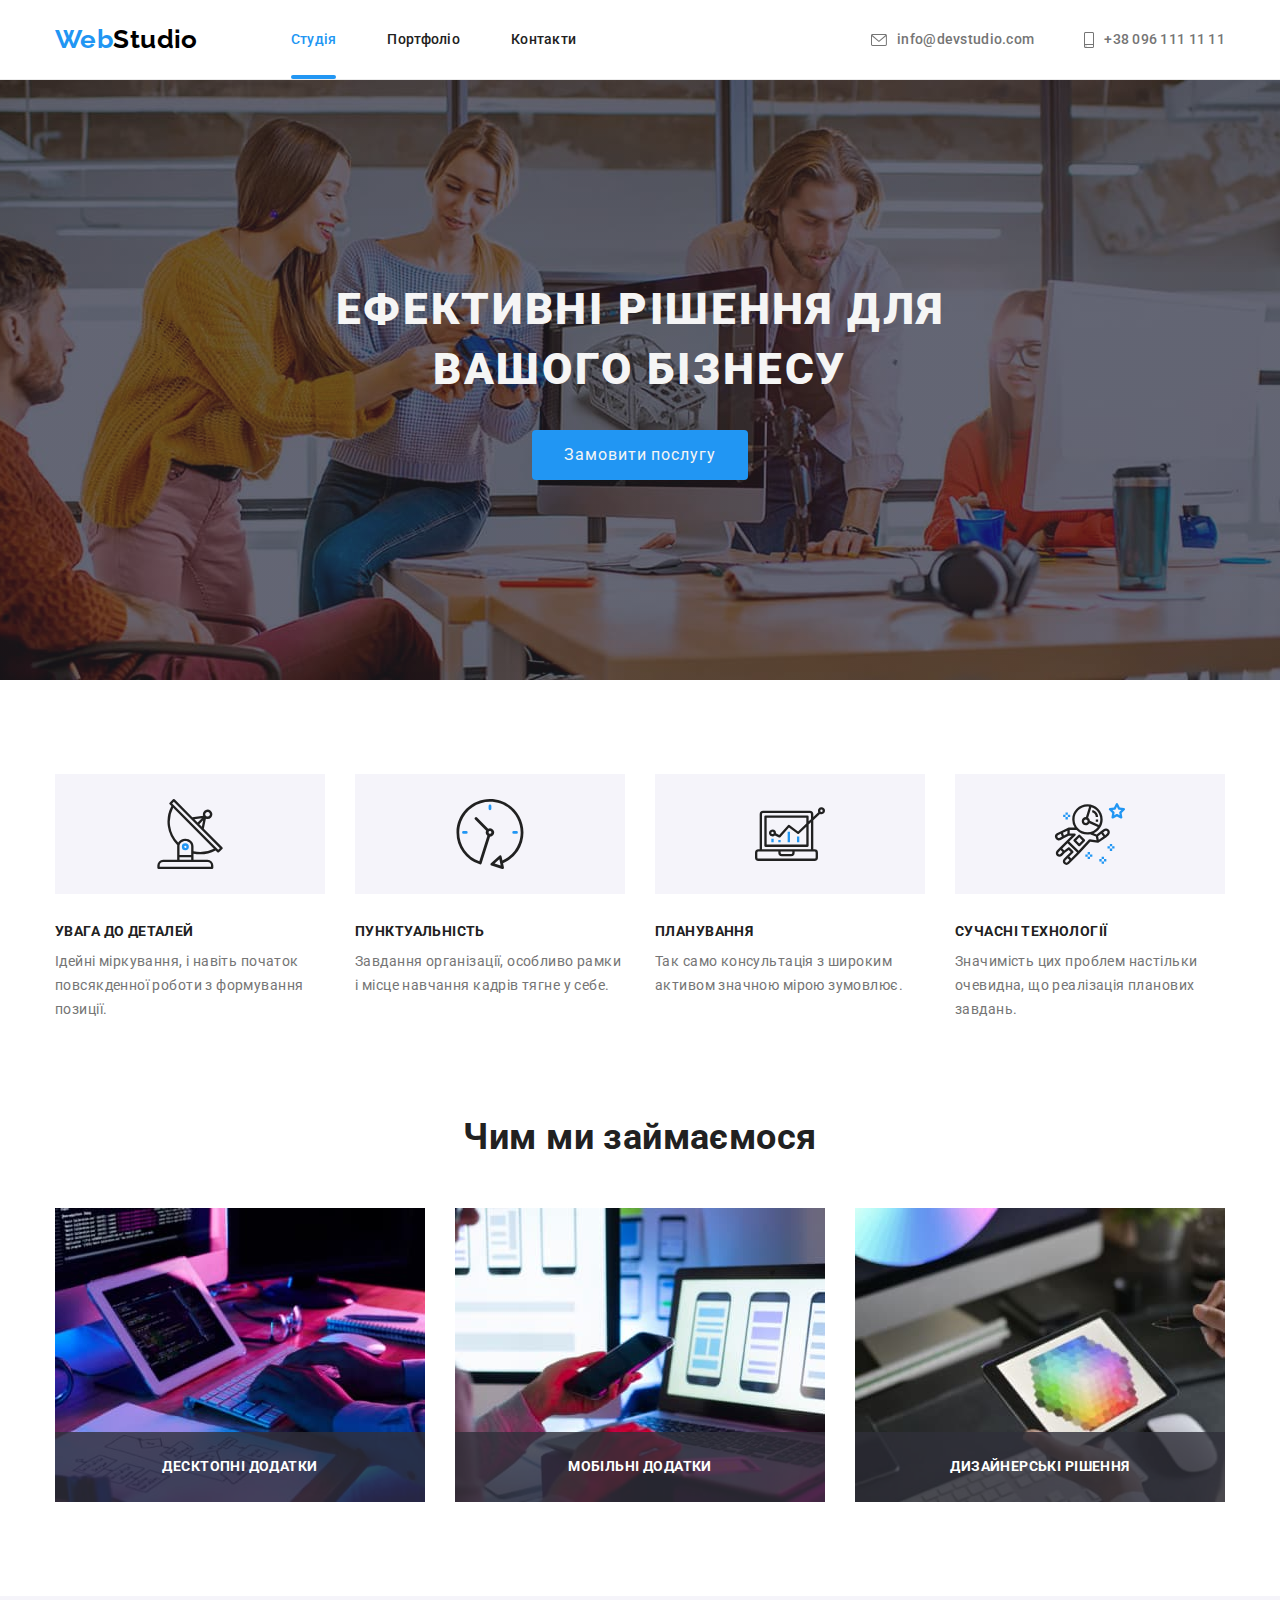
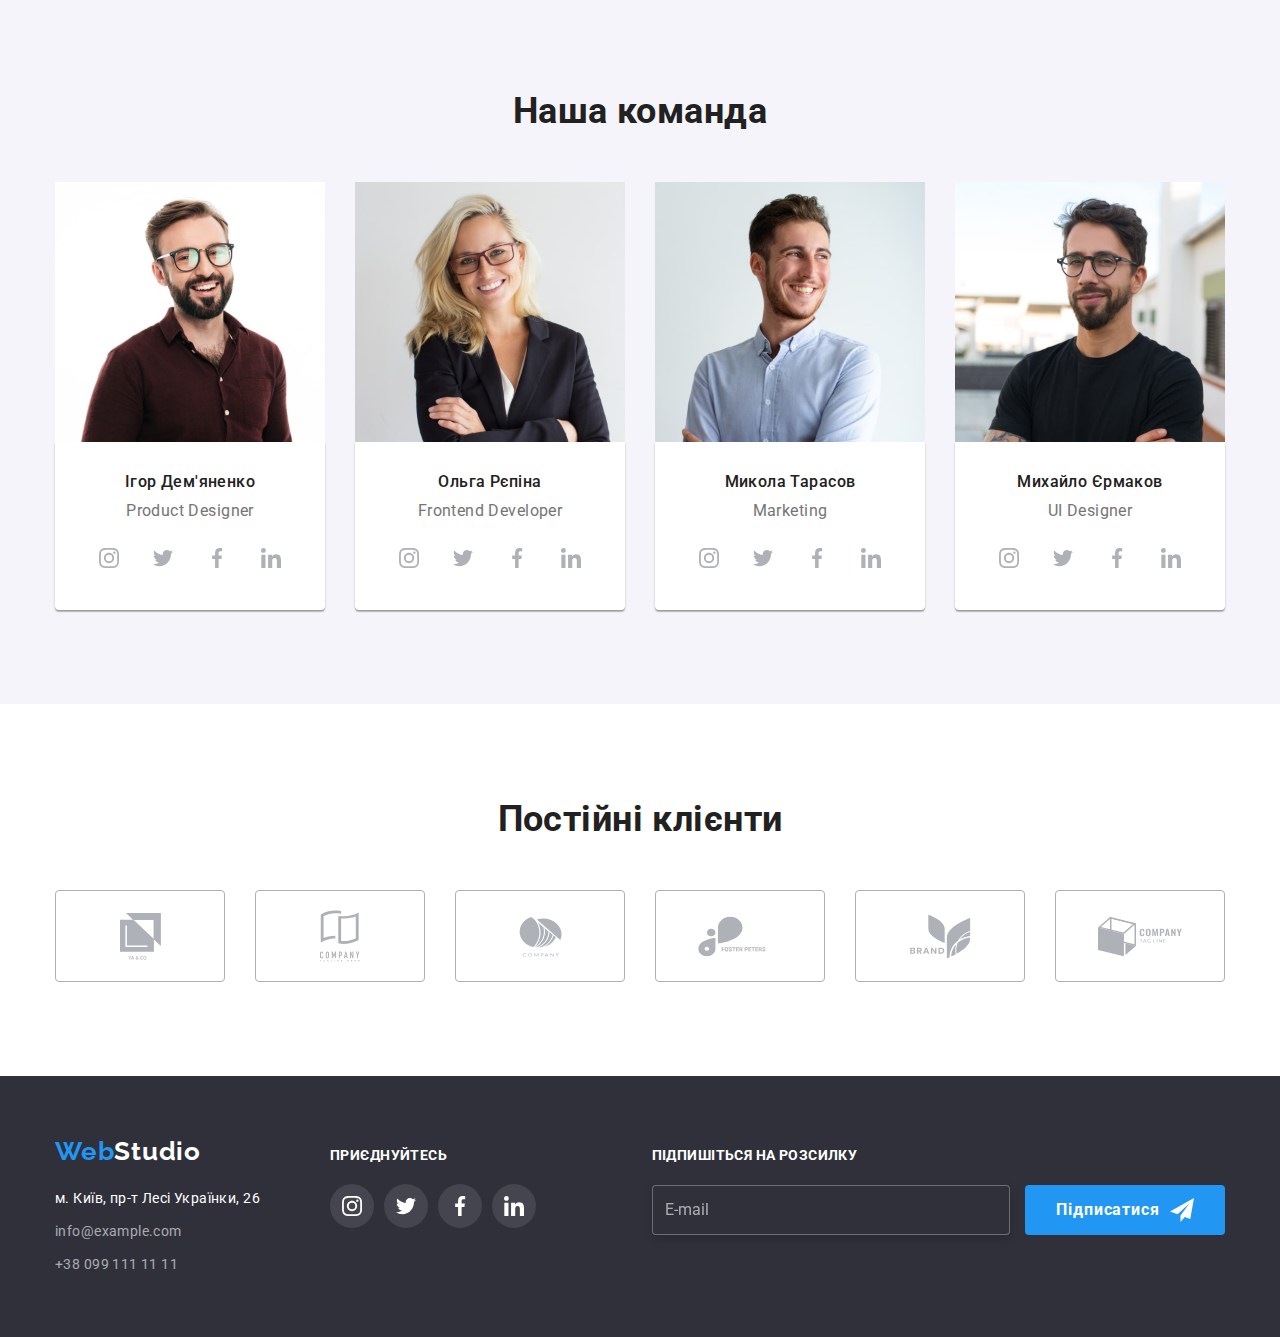
<file: index.html>
<!DOCTYPE html>
<html lang="uk">
  <head>
    <meta charset="UTF-8" />
    <meta http-equiv="X-UA-Compatible" content="IE=edge" />
    <meta name="viewport" content="width=device-width, initial-scale=1.0" />
    <title>Document</title>
    <!--шрифти-->
    <link rel="preconnect" href="https://fonts.googleapis.com" />
    <link rel="preconnect" href="https://fonts.gstatic.com" crossorigin />
    <link
      href="https://fonts.googleapis.com/css2?family=Raleway:wght@700&family=Roboto:wght@400;500;700;900&display=swap"
      rel="stylesheet"
    />
    <link
      rel="stylesheet"
      href="https://cdn.jsdelivr.net/npm/modern-normalize@1.1.0/modern-normalize.min.css"
    />
    <link rel="stylesheet" href="./css/styles.css" />
  </head>
  <body>
    <!-- Хедер -->
    <header class="main-header">
      <div class="container header-container">
        <nav class="header-nav">
          <div class="logo-container">
            <a href="./index.html" class="logo">Web</a
            ><span class="accent">Studio</span>
          </div>

          <ul class="header-nav-list">
            <li class="nav-item">
              <a href="" class="link current">Студія</a>
            </li>
            <li class="nav-item">
              <a href="./portfolio.html" class="link">Портфоліо</a>
            </li>
            <li class="nav-item"><a href="" class="link">Контакти</a></li>
          </ul>
        </nav>
        <ul class="menu-list">
          <li class="menu-item">
            <a href="malito:info@devstudio.com" class="header-contacts">
              <svg
                aria-label="іконка імейла"
                width="16px"
                height="12px"
                class="header-icon"
              >
                <use href="./images/icons.svg#icon-email"></use>
              </svg>
              info@devstudio.com
            </a>
          </li>

          <li class="menu-item">
            <a href="tel:+380961111111" class="header-contacts">
              <svg
                aria-label="іконка телефону"
                width="10px"
                height="16px"
                class="header-icon"
              >
                <use href="./images/icons.svg#icon-smartphone"></use>
              </svg>
              +38 096 111 11 11</a
            >
          </li>
        </ul>
      </div>
    </header>

    <main>
      <!-- секція герой -->

      <section class="hero section">
        <div class="container">
          <h1 class="title">Ефективні рішення для вашого бізнесу</h1>
          <button class="hero-bth" type="button" data-modal-open>
            Замовити послугу
          </button>
        </div>
      </section>

      <!-- секція о нас -->

      <section class="about-section section">
        <div class="container about-container">
          <h2 class="work-title visually-hidden">Наші особливості</h2>
          <ul class="about-list">
            <li class="about-item">
              <div class="icon-container">
                <svg
                  aria-label="іконка деталізації"
                  width="70px"
                  height="70px"
                  class="icon-antenna"
                >
                  <use href="./images/icons.svg#icon-antenna"></use>
                </svg>
              </div>
              <h3 class="about-title">УВАГА ДО ДЕТАЛЕЙ</h3>
              <p class="about-text">
                Ідейні міркування, і навіть початок повсякденної роботи з
                формування позиції.
              </p>
            </li>

            <li class="about-item">
              <div class="icon-container">
                <svg
                  aria-label="іконка пунктуальності"
                  width="70px"
                  height="70px"
                  class="icon-antenna"
                >
                  <use href="./images/icons.svg#icon-clock"></use>
                </svg>
              </div>
              <h3 class="about-title">ПУНКТУАЛЬНІСТЬ</h3>
              <p class="about-text">
                Завдання організації, особливо рамки і місце навчання кадрів
                тягне у себе.
              </p>
            </li>
            <li class="about-item">
              <div class="icon-container">
                <svg
                  aria-label="іконка планування"
                  width="70px"
                  height="70px"
                  class="icon-antenna"
                >
                  <use href="./images/icons.svg#icon-diagram"></use>
                </svg>
              </div>
              <h3 class="about-title">ПЛАНУВАННЯ</h3>
              <p class="about-text">
                Так само консультація з широким активом значною мірою зумовлює.
              </p>
            </li>
            <li class="about-item">
              <div class="icon-container">
                <svg
                  aria-label="іконка технологій"
                  width="70px"
                  height="70px"
                  class="icon-antenna"
                >
                  <use href="./images/icons.svg#icon-astronaut"></use>
                </svg>
              </div>
              <h3 class="about-title">СУЧАСНІ ТЕХНОЛОГІЇ</h3>
              <p class="about-text">
                Значимість цих проблем настільки очевидна, що реалізація
                планових завдань.
              </p>
            </li>
          </ul>
        </div>
      </section>

      <!-- секція чим ми займаємося -->

      <section class="section section-description">
        <div class="container">
          <h2 class="section-title">Чим ми займаємося</h2>
          <ul class="work-list">
            <li class="section-item">
              <div class="position">
                <img
                  src="./images/box.jpg"
                  alt="веб технології"
                  width="370"
                  loading="lazy"
                />
                <div class="img-text">
                  <p class="explore-text">Десктопні додатки</p>
                </div>
              </div>
            </li>
            <li class="section-item">
              <div class="position">
                <img
                  src="./images/box2.jpg"
                  alt="адаптація для мобільних пристроїв"
                  width="370"
                  loading="lazy"
                />
                <div class="img-text">
                  <p class="explore-text">Мобільні додатки</p>
                </div>
              </div>
            </li>
            <li class="section-item">
              <div class="position">
                <img
                  src="./images/box3.jpg"
                  alt="спільне середовище пк та мобільних пристороїв"
                  width="370"
                  loading="lazy"
                />
                <div class="img-text">
                  <p class="explore-text">Дизайнерські рішення</p>
                </div>
              </div>
            </li>
          </ul>
        </div>
      </section>

      <!-- секція наша команда -->

      <section class="section-team section">
        <div class="container">
          <h2 class="team-title">Наша команда</h2>
          <ul class="team-list">
            <li class="team-item">
              <img
                src="./images/demina.jpg"
                alt="ігор демьяненко дизайнер"
                width="270"
                loading="lazy"
              />
              <div class="team-container">
                <h3 class="person-title">Ігор Дем'яненко</h3>
                <p class="position-text">Product Designer</p>
                <ul class="list">
                  <li class="item">
                    <a href="#" class="team-link">
                      <svg
                        aria-label="іконка інстаграму"
                        width="20px"
                        height="20px"
                        class="team-ikon"
                      >
                        <use href="./images/icons.svg#icon-instagram"></use>
                      </svg>
                    </a>
                  </li>
                  <li class="item">
                    <a href="" class="team-link"
                      ><svg
                        aria-label="іконка твітеру"
                        width="20px"
                        height="20px"
                        class="team-ikon"
                      >
                        <use href="./images/icons.svg#icon-twitter"></use>
                      </svg>
                    </a>
                  </li>
                  <li class="item">
                    <a href="" class="team-link">
                      <svg
                        aria-label="іконка фейсбуку"
                        width="20px"
                        height="20px"
                        class="team-ikon"
                      >
                        <use href="./images/icons.svg#icon-facebook"></use>
                      </svg>
                    </a>
                  </li>
                  <li class="item">
                    <a href="" class="team-link">
                      <svg
                        aria-label="іконка лінкєдіну"
                        width="20px"
                        height="20px"
                        class="team-ikon"
                      >
                        <use href="./images/icons.svg#icon-linkedin"></use>
                      </svg>
                    </a>
                  </li>
                </ul>
              </div>
            </li>

            <li class="team-item">
              <img
                src="./images/img1.jpg"
                alt="ольга рєпіна розробник"
                width="270"
                loading="lazy"
              />
              <div class="team-container">
                <h3 class="person-title">Ольга Рєпіна</h3>
                <p class="position-text">Frontend Developer</p>
                <ul class="list">
                  <li class="item">
                    <a href="#" class="team-link">
                      <svg
                        aria-label="іконка інстаграму"
                        width="20px"
                        height="20px"
                        class="team-ikon"
                      >
                        <use href="./images/icons.svg#icon-instagram"></use>
                      </svg>
                    </a>
                  </li>
                  <li class="item">
                    <a href="" class="team-link"
                      ><svg
                        aria-label="іконка твітеру"
                        width="20px"
                        height="20px"
                        class="team-ikon"
                      >
                        <use href="./images/icons.svg#icon-twitter"></use>
                      </svg>
                    </a>
                  </li>
                  <li class="item">
                    <a href="" class="team-link">
                      <svg
                        aria-label="іконка фейсбуку"
                        width="20px"
                        height="20px"
                        class="team-ikon"
                      >
                        <use href="./images/icons.svg#icon-facebook"></use>
                      </svg>
                    </a>
                  </li>
                  <li class="item">
                    <a href="" class="team-link">
                      <svg
                        aria-label="іконка лінкєдіну"
                        width="20px"
                        height="20px"
                        class="team-ikon"
                      >
                        <use href="./images/icons.svg#icon-linkedin"></use>
                      </svg>
                    </a>
                  </li>
                </ul>
              </div>
            </li>

            <li class="team-item">
              <img
                src="./images/tarasov.jpg"
                alt="микола тарасов маркетолог"
                width="270"
                loading="lazy"
              />
              <div class="team-container">
                <h3 class="person-title">Микола Тарасов</h3>
                <p class="position-text">Marketing</p>
                <ul class="list">
                  <li class="item">
                    <a href="#" class="team-link">
                      <svg
                        aria-label="іконка інстаграму"
                        width="20px"
                        height="20px"
                        class="team-ikon"
                      >
                        <use href="./images/icons.svg#icon-instagram"></use>
                      </svg>
                    </a>
                  </li>
                  <li class="item">
                    <a href="" class="team-link"
                      ><svg
                        aria-label="іконка твітеру"
                        width="20px"
                        height="20px"
                        class="team-ikon"
                      >
                        <use href="./images/icons.svg#icon-twitter"></use>
                      </svg>
                    </a>
                  </li>
                  <li class="item">
                    <a href="" class="team-link">
                      <svg
                        aria-label="іконка фейсбуку"
                        width="20px"
                        height="20px"
                        class="team-ikon"
                      >
                        <use href="./images/icons.svg#icon-facebook"></use>
                      </svg>
                    </a>
                  </li>
                  <li class="item">
                    <a href="" class="team-link">
                      <svg
                        aria-label="іконка лінкєдіну"
                        width="20px"
                        height="20px"
                        class="team-ikon"
                      >
                        <use href="./images/icons.svg#icon-linkedin"></use>
                      </svg>
                    </a>
                  </li>
                </ul>
              </div>
            </li>

            <li class="team-item">
              <img
                src="./images/ermakov.jpg"
                alt="Михайло Єрмаков веб дизайнер"
                width="270"
                loading="lazy"
              />
              <div class="team-container">
                <h3 class="person-title">Михайло Єрмаков</h3>
                <p class="position-text">UI Designer</p>
                <ul class="list">
                  <li class="item">
                    <a href="#" class="team-link">
                      <svg
                        aria-label="іконка інстаграму"
                        width="20px"
                        height="20px"
                        class="team-ikon"
                      >
                        <use href="./images/icons.svg#icon-instagram"></use>
                      </svg>
                    </a>
                  </li>
                  <li class="item">
                    <a href="" class="team-link"
                      ><svg
                        aria-label="іконка твітеру"
                        width="20px"
                        height="20px"
                        class="team-ikon"
                      >
                        <use href="./images/icons.svg#icon-twitter"></use>
                      </svg>
                    </a>
                  </li>
                  <li class="item">
                    <a href="" class="team-link">
                      <svg
                        aria-label="іконка фейсбуку"
                        width="20px"
                        height="20px"
                        class="team-ikon"
                      >
                        <use href="./images/icons.svg#icon-facebook"></use>
                      </svg>
                    </a>
                  </li>
                  <li class="item">
                    <a href="" class="team-link">
                      <svg
                        aria-label="іконка лінкєдіну"
                        width="20px"
                        height="20px"
                        class="team-ikon"
                      >
                        <use href="./images/icons.svg#icon-linkedin"></use>
                      </svg>
                    </a>
                  </li>
                </ul>
              </div>
            </li>
          </ul>
        </div>
      </section>

      <!-- секція постійні клієнти -->

      <section class="section">
        <div class="container">
          <h2 class="team-title">Постійні клієнти</h2>
          <ul class="client-list">
            <li class="client-item">
              <a href="#" class="client-link">
                <svg
                  aria-label="іконка компанії"
                  width="41px"
                  height="47px"
                  class="client-icon"
                >
                  <use href="./images/icons.svg#icon-yaco"></use>
                </svg>
              </a>
            </li>
            <li class="client-item">
              <a href="#" class="client-link">
                <svg
                  aria-label="іконка компанії"
                  width="40px"
                  height="52px"
                  class="client-icon"
                >
                  <use href="./images/icons.svg#icon-taglinehere"></use>
                </svg>
              </a>
            </li>
            <li class="client-item">
              <a href="#" class="client-link">
                <svg
                  aria-label="іконка компанії"
                  width="43px"
                  height="41px"
                  class="client-icon"
                >
                  <use href="./images/icons.svg#icon-company"></use>
                </svg>
              </a>
            </li>
            <li class="client-item">
              <a href="#" class="client-link">
                <svg
                  aria-label="іконка компанії"
                  width="84px"
                  height="41px"
                  class="client-icon"
                >
                  <use href="./images/icons.svg#icon-peters"></use>
                </svg>
              </a>
            </li>
            <li class="client-item">
              <a href="#" class="client-link">
                <svg
                  aria-label="іконка компанії"
                  width="63px"
                  height="45px"
                  class="client-icon"
                >
                  <use href="./images/icons.svg#icon-brand"></use>
                </svg>
              </a>
            </li>
            <li class="client-item">
              <a href="#" class="client-link">
                <svg
                  aria-label="іконка компанії"
                  width="84px"
                  height="41px"
                  class="client-icon"
                >
                  <use href="./images/icons.svg#icon-tagline"></use>
                </svg>
              </a>
            </li>
          </ul>
        </div>
      </section>
    </main>

    <!-- футер -->

    <footer class="footer">
      <div class="container container-link">
        <div class="container-footer">
          <a href="./index.html" class="footer-logo">Web</a
          ><span class="footer-accent">Studio</span>
          <address class="footer-adress">
            <ul class="footer-list">
              <li class="location-item">
                <a href="" class="footer-location"
                  >м. Київ, пр-т Лесі Українки, 26</a
                >
              </li>
              <li class="contacts-item">
                <a href="malito:info@example.com" class="footer-contacts"
                  >info@example.com</a
                >
              </li>
              <li>
                <a href="tel:+380991111111" class="footer-contacts"
                  >+38 099 111 11 11</a
                >
              </li>
            </ul>
          </address>
        </div>

        <div class="container-sites">
          <p class="footer-text">приєднуйтесь</p>
          <ul class="footer-list-ikon">
            <li>
              <a href="" class="footer-link">
                <svg
                  aria-label="іконка інстаграму"
                  width="20px"
                  height="20px"
                  class="footer-icon"
                >
                  <use href="./images/icons.svg#icon-instagram"></use>
                </svg>
              </a>
            </li>
            <li>
              <a href="" class="footer-link current-link">
                <svg
                  aria-label="іконка твитера"
                  width="20px"
                  height="20px"
                  class="footer-icon"
                >
                  <use href="./images/icons.svg#icon-twitter"></use>
                </svg>
              </a>
            </li>
            <li>
              <a href="" class="footer-link">
                <svg
                  aria-label="іконки фейсбуку"
                  width="20px"
                  height="20px"
                  class="footer-icon"
                >
                  <use href="./images/icons.svg#icon-facebook"></use>
                </svg>
              </a>
            </li>
            <li>
              <a href="" class="footer-link">
                <svg
                  aria-label="іконка лінкедіна"
                  width="20px"
                  height="20px"
                  class="footer-icon"
                >
                  <use href="./images/icons.svg#icon-linkedin"></use>
                </svg>
              </a>
            </li>
          </ul>
        </div>
        <form class="footer-form">
          <p class="text-send">Підпишіться на розсилку</p>
          <input
            class="subcription-email"
            type="email"
            name="e-mail"
            placeholder="E-mail"
            required
          />
          <button class="btn-email" type="submit">
            Підписатися
            <svg class="icon-send" width="24" height="24">
              <use href="./images/icons.svg#icon-send"></use>
            </svg>
          </button>
        </form>
      </div>
    </footer>

    <!-- кнопка закрити -->

    <div class="backdrop is-hidden" data-modal>
      <div class="modal">
        <button type="button" class="modal-close" data-modal-close>
          <svg
            aria-label="іконка закрити"
            width="18px"
            height="18px"
            class="close-icon"
          >
            <use href="./images/icons.svg#icon-close"></use>
          </svg>
        </button>
        <p class="modal-form-title">Залиште свої дані, ми вам передзвонимо</p>
        <form class="modal-form">
          <label class="modal-form-field">
            <span class="modal-form-field-desc"> Ім'я</span>
            <span class="modal-form-input-wrapper">
              <input
                type="text"
                class="modal-form-input"
                required
                name="user-name"
              />
              <svg class="modal-form-icon" width="18" height="18">
                <use href="./images/icons.svg#icon-person-black"></use>
              </svg>
            </span>
          </label>
          <label class="modal-form-field">
            <span class="modal-form-field-desc"> Телефон</span>
            <span class="modal-form-input-wrapper">
              <input
                type="tel"
                class="modal-form-input"
                required
                pattern="[0-9]{3}-[0-9]{3}-[0-9]{2}-[0-9]{2}"
                title="xxx-xxx-xx-xx"
                name="user-phone"
              />
              <svg class="modal-form-icon" width="18" height="18">
                <use href="./images/icons.svg#icon-phone-black"></use>
              </svg>
            </span>
          </label>
          <label class="modal-form-field">
            <span class="modal-form-field-desc"> Пошта</span>
            <span class="modal-form-input-wrapper">
              <input type="email" class="modal-form-input" name="user-email" />
              <svg class="modal-form-icon" width="18" height="18">
                <use href="./images/icons.svg#icon-email-black"></use>
              </svg>
            </span>
          </label>
          <label class="modal-form-field-message">
            <span class="modal-form-field-desc"> Коментар</span>

            <textarea
              name="user-message"
              class="modal-form-message"
              placeholder="Введіть текст"
            ></textarea>
          </label>
          <label class="modal-form-check-field">
            <input
              type="checkbox"
              class="modal-form-check"
              name="user-policy"
              required
            /><svg class="modal-form-own-checkbox" width="16" height="15">
              <use
                class="modal-form-own-checkbox-icon"
                href="./images/icons.svg#icon-vector"
              ></use></svg
            >Погоджуюся з розсилкою та приймаю&nbsp;<a
              href=""
              class="policy-link"
              >Умови договору</a
            >
          </label>
          <button type="submit" class="modal-form-submit">Відправити</button>
        </form>
      </div>
    </div>

    <script src="./js/modal.js"></script>
  </body>
</html>
</file>
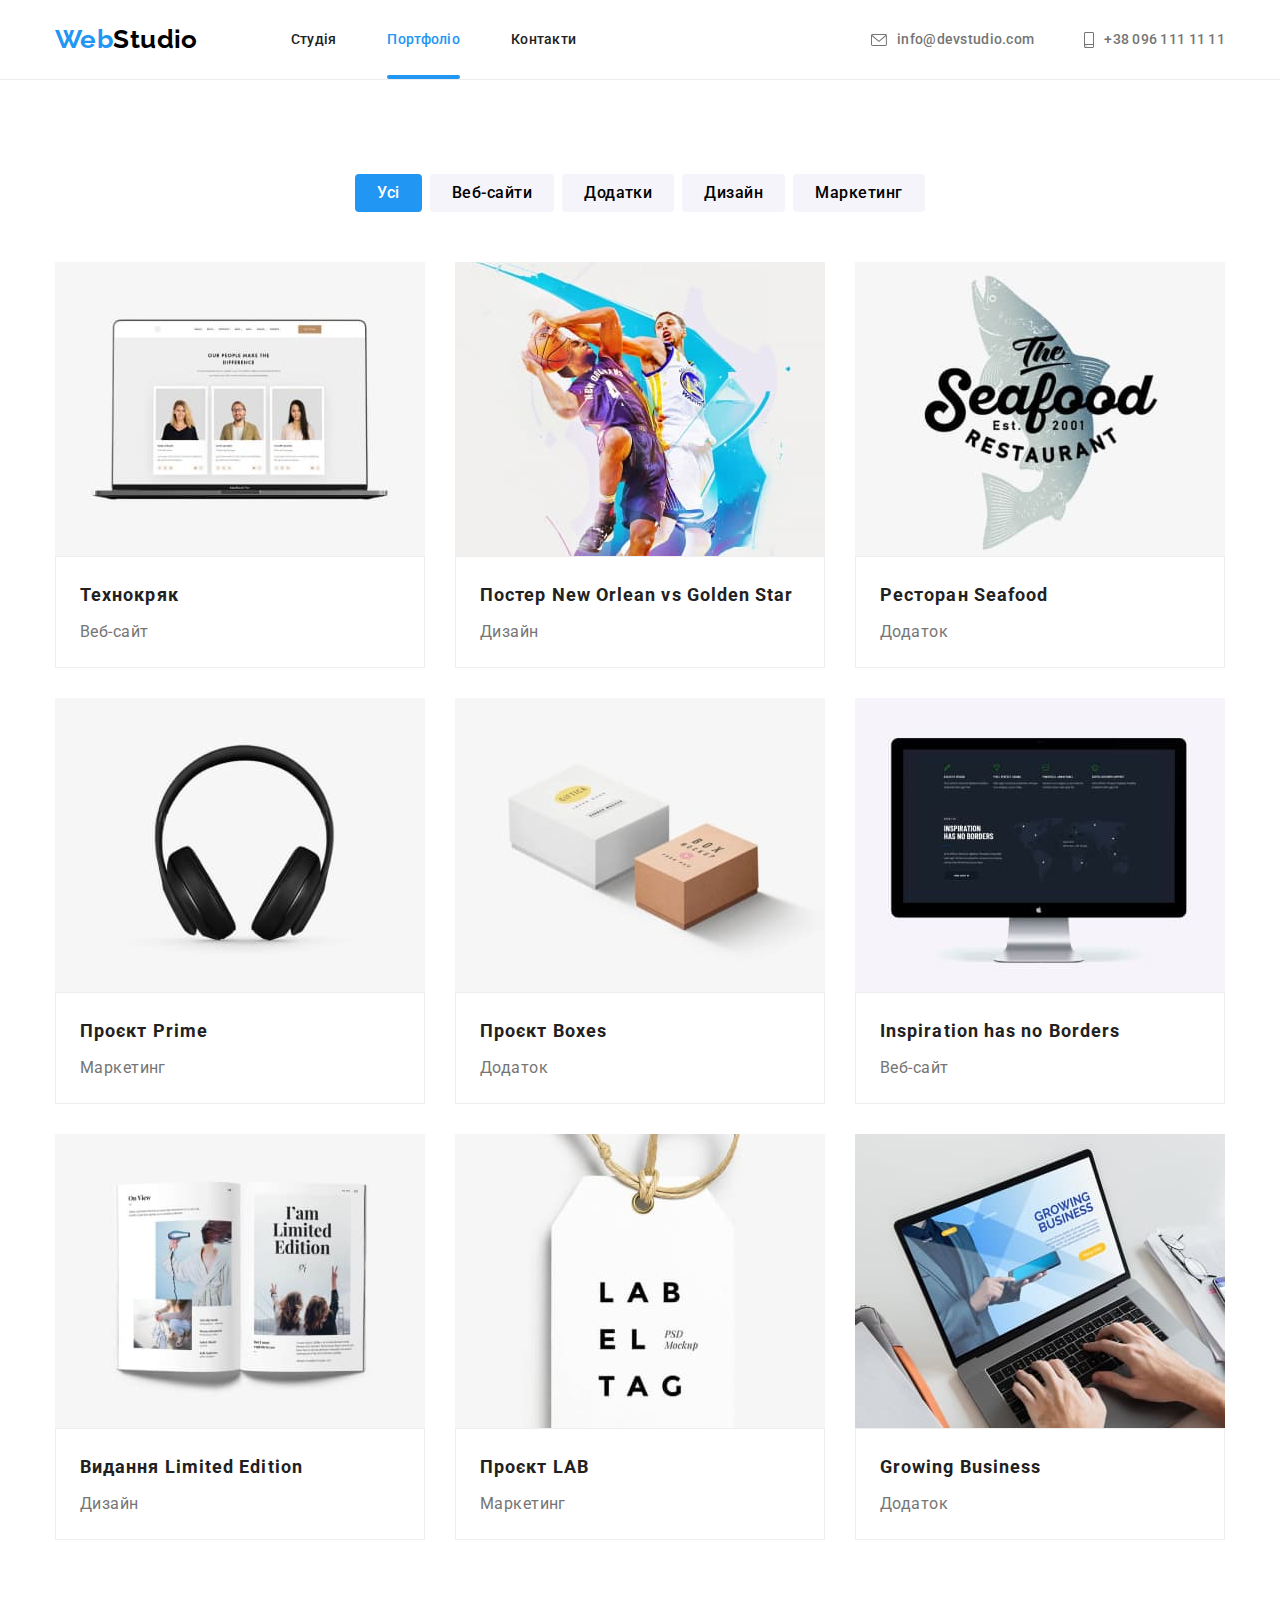
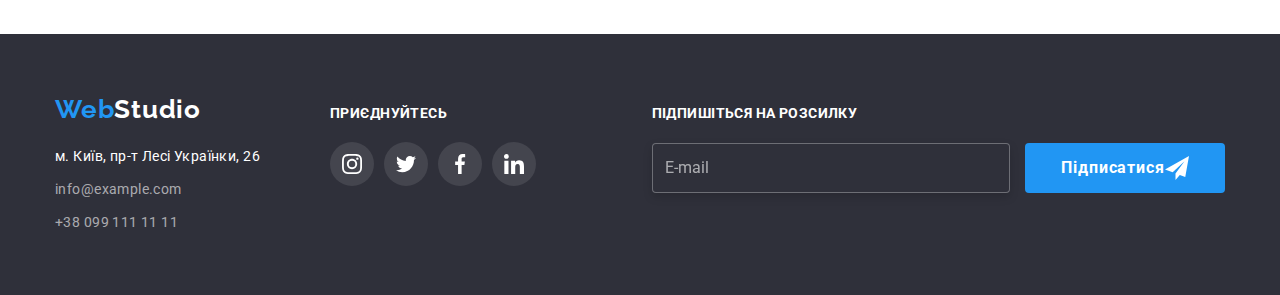
<file: portfolio.html>
<!DOCTYPE html>
<html lang="uk">
  <head>
    <meta charset="UTF-8" />
    <meta http-equiv="X-UA-Compatible" content="IE=edge" />
    <meta name="viewport" content="width=device-width, initial-scale=1.0" />
    <title>Document</title>

    <!--шрифти-->
    <link rel="preconnect" href="https://fonts.googleapis.com" />
    <link rel="preconnect" href="https://fonts.gstatic.com" crossorigin />
    <link
      href="https://fonts.googleapis.com/css2?family=Raleway:wght@700&family=Roboto:wght@400;500;700;900&display=swap"
      rel="stylesheet"
    />
    <link
      rel="stylesheet"
      href="https://cdn.jsdelivr.net/npm/modern-normalize@1.1.0/modern-normalize.min.css"
    />
    <link rel="stylesheet" href="css/styles.css" />
  </head>
  <body>
    <!-- Хедер -->
    <header class="main-header">
      <div class="container header-container">
        <nav class="header-nav">
          <div class="logo-container">
            <a href="./index.html" class="logo">Web</a
            ><span class="accent">Studio</span>
          </div>

          <ul class="header-nav-list">
            <li class="nav-item">
              <a href="./index.html" class="link">Студія</a>
            </li>
            <li class="nav-item">
              <a href="./portfolio.html" class="link current">Портфоліо</a>
            </li>
            <li class="nav-item"><a href="" class="link">Контакти</a></li>
          </ul>
        </nav>
        <ul class="menu-list">
          <li class="menu-item">
            <a href="malito:info@devstudio.com" class="header-contacts">
              <svg
                aria-label="іконка імейла"
                width="16px"
                height="12px"
                class="header-icon"
              >
                <use href="./images/icons.svg#icon-email"></use>
              </svg>
              info@devstudio.com
            </a>
          </li>

          <li class="menu-item">
            <a href="tel:+380961111111" class="header-contacts">
              <svg
                aria-label="іконка телефону"
                width="10px"
                height="16px"
                class="header-icon"
              >
                <use href="./images/icons.svg#icon-smartphone"></use>
              </svg>
              +38 096 111 11 11</a
            >
          </li>
        </ul>
      </div>
    </header>

    <main>
      <!-- секція портфоліо -->
      <section class="section">
        <div class="container">
          <h1 class="title visually-hidden">Портфоліо</h1>
          <ul class="menu-filter">
            <li class="filter-item">
              <button type="button" class="filter-btn current-btn">Усі</button>
            </li>
            <li><button type="button" class="filter-btn">Веб-сайти</button></li>
            <li class="filter-item">
              <button type="button" class="filter-btn">Додатки</button>
            </li>
            <li><button type="button" class="filter-btn">Дизайн</button></li>
            <li class="filter-item">
              <button type="button" class="filter-btn">Маркетинг</button>
            </li>
          </ul>
          <ul class="portfolio-list">
            <li class="portfolio-item">
              <a href="" class="portfolio-link">
                <div class="wraper-img">
                  <img
                    src="./images/imgtechno.jpg"
                    alt="Веб-сайт"
                    width="370"
                    loading="lazy"
                  />
                  <p class="overlay">
                    Ресурс пропонує комплексні пропозиції з різним рівнем
                    функціоналу та сервісів. Все це дозволить відвідувачу
                    отримати вичерпні відомості про компанію чи приватну особу.
                  </p>
                </div>

                <div class="portfolio-content">
                  <h2 class="portfolio-title">Технокряк</h2>
                  <p class="portfolio-text">Веб-сайт</p>
                </div>
              </a>
            </li>
            <li class="portfolio-item">
              <a href="" class="portfolio-link">
                <div class="wraper-img">
                  <img
                    src="./images/imgbasket.jpg"
                    alt="Дизайн"
                    width="370"
                    loading="lazy"
                  />
                  <p class="overlay">
                    Ресурс пропонує комплексні пропозиції з різним рівнем
                    функціоналу та сервісів. Все це дозволить відвідувачу
                    отримати вичерпні відомості про компанію чи приватну особу.
                  </p>
                </div>
                <div class="portfolio-content">
                  <h2 class="portfolio-title">
                    Постер New Orlean vs Golden Star
                  </h2>
                  <p class="portfolio-text">Дизайн</p>
                </div>
              </a>
            </li>
            <li class="portfolio-item">
              <a href="" class="portfolio-link">
                <div class="wraper-img">
                  <img
                    src="./images/imgseafood.jpg"
                    alt="Додаток"
                    width="370"
                    loading="lazy"
                  />
                  <p class="overlay">
                    Ресурс пропонує комплексні пропозиції з різним рівнем
                    функціоналу та сервісів. Все це дозволить відвідувачу
                    отримати вичерпні відомості про компанію чи приватну особу.
                  </p>
                </div>
                <div class="portfolio-content">
                  <h2 class="portfolio-title">Ресторан Seafood</h2>
                  <p class="portfolio-text">Додаток</p>
                </div>
              </a>
            </li>
            <li class="portfolio-item">
              <a href="" class="portfolio-link">
                <div class="wraper-img">
                  <img
                    src="./images/imgheadphones.jpg"
                    alt="Маркетинг"
                    width="370"
                    loading="lazy"
                  />
                  <p class="overlay">
                    Ресурс пропонує комплексні пропозиції з різним рівнем
                    функціоналу та сервісів. Все це дозволить відвідувачу
                    отримати вичерпні відомості про компанію чи приватну особу.
                  </p>
                </div>
                <div class="portfolio-content">
                  <h2 class="portfolio-title">Проєкт Prime</h2>
                  <p class="portfolio-text">Маркетинг</p>
                </div>
              </a>
            </li>
            <li class="portfolio-item">
              <a href="" class="portfolio-link">
                <div class="wraper-img">
                  <img
                    src="./images/imgbox.jpg"
                    alt="Додаток"
                    width="370"
                    loading="lazy"
                  />
                  <p class="overlay">
                    Ресурс пропонує комплексні пропозиції з різним рівнем
                    функціоналу та сервісів. Все це дозволить відвідувачу
                    отримати вичерпні відомості про компанію чи приватну особу.
                  </p>
                </div>
                <div class="portfolio-content">
                  <h2 class="portfolio-title">Проєкт Boxes</h2>
                  <p class="portfolio-text">Додаток</p>
                </div>
              </a>
            </li>
            <li class="portfolio-item">
              <a href="" class="portfolio-link">
                <div class="wraper-img">
                  <img
                    src="./images/imgmon.jpg"
                    alt="Веб-сайт"
                    width="370"
                    loading="lazy"
                  />
                  <p class="overlay">
                    Ресурс пропонує комплексні пропозиції з різним рівнем
                    функціоналу та сервісів. Все це дозволить відвідувачу
                    отримати вичерпні відомості про компанію чи приватну особу.
                  </p>
                </div>
                <div class="portfolio-content">
                  <h2 class="portfolio-title">Inspiration has no Borders</h2>
                  <p class="portfolio-text">Веб-сайт</p>
                </div>
              </a>
            </li>
            <li class="portfolio-item">
              <a href="" class="portfolio-link">
                <div class="wraper-img">
                  <img
                    src="./images/imgjour.jpg"
                    alt="Дизайн"
                    width="370"
                    loading="lazy"
                  />
                  <p class="overlay">
                    Ресурс пропонує комплексні пропозиції з різним рівнем
                    функціоналу та сервісів. Все це дозволить відвідувачу
                    отримати вичерпні відомості про компанію чи приватну особу.
                  </p>
                </div>
                <div class="portfolio-content">
                  <h2 class="portfolio-title">Видання Limited Edition</h2>
                  <p class="portfolio-text">Дизайн</p>
                </div>
              </a>
            </li>
            <li class="portfolio-item">
              <a href="" class="portfolio-link">
                <div class="wraper-img">
                  <img
                    src="./images/imgproject.jpg"
                    alt="Маркетинг"
                    width="370"
                    loading="lazy"
                  />
                  <p class="overlay">
                    Ресурс пропонує комплексні пропозиції з різним рівнем
                    функціоналу та сервісів. Все це дозволить відвідувачу
                    отримати вичерпні відомості про компанію чи приватну особу.
                  </p>
                </div>
                <div class="portfolio-content">
                  <h2 class="portfolio-title">Проєкт LAB</h2>
                  <p class="portfolio-text">Маркетинг</p>
                </div>
              </a>
            </li>
            <li class="portfolio-item">
              <a href="" class="portfolio-link">
                <div class="wraper-img">
                  <img
                    src="./images/imgadd.jpg"
                    alt="Веб-сайт"
                    width="370"
                    loading="lazy"
                  />
                  <p class="overlay">
                    Ресурс пропонує комплексні пропозиції з різним рівнем
                    функціоналу та сервісів. Все це дозволить відвідувачу
                    отримати вичерпні відомості про компанію чи приватну особу.
                  </p>
                </div>
                <div class="portfolio-content">
                  <h2 class="portfolio-title">Growing Business</h2>
                  <p class="portfolio-text">Додаток</p>
                </div>
              </a>
            </li>
          </ul>
        </div>
      </section>
    </main>

    <!-- футер -->
    <footer class="footer">
      <div class="container container-link">
        <div class="container-footer">
          <a href="./index.html" class="footer-logo">Web</a
          ><span class="footer-accent">Studio</span>
          <address class="footer-adress">
            <ul class="footer-list">
              <li class="location-item">
                <a href="" class="footer-location"
                  >м. Київ, пр-т Лесі Українки, 26</a
                >
              </li>
              <li class="contacts-item">
                <a href="malito:info@example.com" class="footer-contacts"
                  >info@example.com</a
                >
              </li>
              <li>
                <a href="tel:+380991111111" class="footer-contacts"
                  >+38 099 111 11 11</a
                >
              </li>
            </ul>
          </address>
        </div>

        <div class="container-sites">
          <p class="footer-text">приєднуйтесь</p>
          <ul class="footer-list-ikon">
            <li>
              <a href="" class="footer-link">
                <svg
                  aria-label="іконка інстаграму"
                  width="20px"
                  height="20px"
                  class="footer-icon"
                >
                  <use href="./images/icons.svg#icon-instagram"></use>
                </svg>
              </a>
            </li>
            <li>
              <a href="" class="footer-link current-link">
                <svg
                  aria-label="іконка твитера"
                  width="20px"
                  height="20px"
                  class="footer-icon"
                >
                  <use href="./images/icons.svg#icon-twitter"></use>
                </svg>
              </a>
            </li>
            <li>
              <a href="" class="footer-link">
                <svg
                  aria-label="іконки фейсбуку"
                  width="20px"
                  height="20px"
                  class="footer-icon"
                >
                  <use href="./images/icons.svg#icon-facebook"></use>
                </svg>
              </a>
            </li>
            <li>
              <a href="" class="footer-link">
                <svg
                  aria-label="іконка лінкедіна"
                  width="20px"
                  height="20px"
                  class="footer-icon"
                >
                  <use href="./images/icons.svg#icon-linkedin"></use>
                </svg>
              </a>
            </li>
          </ul>
        </div>
        <form class="footer-form">
          <p class="text-send">Підпишіться на розсилку</p>
          <input
            class="subcription-email"
            type="email"
            name="e-mail"
            placeholder="E-mail"
          />
          <button class="btn-email" type="submit">
            Підписатися
            <svg class="icon-close" width="24" height="24">
              <use href="./images/icons.svg#icon-send"></use>
            </svg>
          </button>
        </form>
      </div>
    </footer>
    <script src="./js/modal.js"></script>
  </body>
</html>
</file>
<file: css/styles.css>
:root {
  --accent-color: #2196f3;
  --primary-text-color: #f5f5f5;
  --secondary-text-color: #212121;
  --secondary-color: #ffffff;
  --link-color: #757575;
  --text-color: #757575;
  --button-color: #188ce8;
  --hero-color: #2f303a;
  --team-color: #f5f4fa;
  --color-border: #eeeeee;
  --o-transition-dur-and-funk: 250ms cubic-bezier(0.4, 0, 0.2, 1);
}

body {
  font-family: "Roboto", sans-serif;
  font-size: 14px;
  background-color: var(--secondary-color);
  color: var(--secondary-text-color);
  letter-spacing: 0.03em;
}

/* reset */

html {
  box-sizing: border-box;
}

h1,
h2,
h3,
p {
  margin-top: 0;
  margin-bottom: 0;
}

ul,
ol {
  margin-top: 0;
  margin-bottom: 0;
  padding-left: 0;
  list-style: none;
}

img {
  display: block;
  max-width: 100%;
  height: auto;
}

.container {
  width: 1200px;
  margin-left: auto;
  margin-right: auto;
  padding-left: 15px;
  padding-right: 15px;
}

.section {
  padding-top: 94px;
  padding-bottom: 94px;
}

/* Site nav */

.main-header {
  border-bottom: 1px solid #ececec;
  padding: 24px 0;
}

.header-container {
  display: flex;
  align-items: center;
  justify-content: space-between;
}

.header-nav {
  display: flex;
  align-items: center;
}

.header-nav .link {
  padding-bottom: 32px;
  position: relative;
  color: var(--secondary-text-color);
  font-weight: 500;
  line-height: 1.14;
  letter-spacing: 0.02em;
  text-decoration: none;
  transition: color var(--o-transition-dur-and-funk);
}

.current::after {
  position: absolute;
  content: "";
  left: 0;
  bottom: 0;
  display: block;
  width: 100%;
  height: 4px;
  background-color: var(--accent-color);
  border-radius: 2px;
}

.logo-container {
  margin-right: 93px;
}

.logo {
  font-family: "Raleway";
  color: var(--accent-color);
  font-size: 26px;
  font-weight: 700;
  line-height: 1.2;
  text-decoration: none;
  transition: color var(--o-transition-dur-and-funk);
}

.accent {
  font-family: "Raleway";
  color: #000000;
  font-size: 26px;
  font-weight: 700;
  line-height: 1.2;
}

.header-nav .link:hover,
.header-nav .link:focus {
  color: var(--accent-color);
}

.header-nav .link.current {
  color: var(--accent-color);
}

.header-nav-list {
  display: flex;
  column-gap: 51px;
}

.nav-item {
  flex-basis: calc((100% - 100px) / 3);
}

.menu-list {
  display: flex;
  column-gap: 50px;
}

/* contacts */

.header-contacts {
  color: var(--link-color);
  font-weight: 500;
  line-height: 1.14;
  letter-spacing: 0.02em;
  text-decoration: none;
  display: flex;
  align-items: center;
  transition: color var(--o-transition-dur-and-funk);
}

.header-contacts:hover,
.header-contacts:focus {
  color: var(--accent-color);
}
.header-icon {
  fill: currentColor;
  margin-right: 10px;
}
/* Hero setcion*/

.hero {
  max-width: 1600px;
  height: 600px;
  margin-left: auto;
  margin-right: auto;
  background-color: #c4c4c4;
  background-image: linear-gradient(
      rgba(47, 48, 58, 0.4),
      rgba(47, 48, 58, 0.4)
    ),
    url("../images/backhero1.jpg");
  background-size: cover;
  background-position: center;
  text-align: center;
  padding-bottom: 200px;
  padding-top: 200px;
}

.title {
  font-weight: 900;
  font-size: 44px;
  line-height: 1.36;
  letter-spacing: 0.06em;
  text-transform: uppercase;
  color: var(--primary-text-color);
  margin-bottom: 30px;
  width: 696px;
  margin-right: auto;
  margin-left: auto;
}

.hero-bth {
  position: relative;
  color: var(--primary-text-color);
  background-color: var(--accent-color);
  font-family: inherit;
  font-size: 16px;
  cursor: pointer;
  letter-spacing: 0.06em;
  padding: 10px 32px;
  min-width: 216px;
  align-items: center;
  padding: 10px 32px;
  border: none;
  height: 50px;
  border-radius: 4px;
  transition: background-color var(--o-transition-dur-and-funk);
}

.hero-bth:hover,
.hero-bth:focus {
  background-color: var(--button-color);
}

/* about section */

.about-section {
  background-color: var(--secondary-color);
}

.about-list {
  display: flex;
  column-gap: 30px;
}

.about-item::before {
  flex-basis: calc((100% - 90px) / 4);
}

.icon-container {
  background-color: var(--team-color);
  width: 270px;
  height: 120px;
  margin-bottom: 30px;
  display: flex;
  align-items: center;
}

.icon-antenna {
  width: 100%;
}

.visually-hidden {
  position: absolute;
  white-space: nowrap;
  width: 1px;
  height: 1px;
  overflow: hidden;
  border: 0;
  padding: 0;
  clip: rect(0 0 0 0);
  clip-path: inset(50%);
  margin: -1px;
}

.about-title {
  font-size: 14px;
  line-height: 1.14;
  text-transform: uppercase;
  margin-bottom: 10px;
}

.container-icon {
  border-radius: 4px;
  background-color: #188ce8;
}

.about-text {
  line-height: 1.71;
  color: var(--text-color);
}

/* секція чим ми займаємося*/

.work-list {
  display: flex;
  column-gap: 30px;
}

.section-description {
  padding-top: 0;
}

.section-item: {
  flex-basis: calc((100% - 60px) / 3);
}

.section-title {
  font-size: 36px;
  line-height: 1.17;
  text-align: center;
  margin-bottom: 50px;
}

.position {
  position: relative;
}

.img-text {
  width: 100%;
  font-weight: 700;
  position: absolute;
  bottom: 0;
  left: 0;
  padding: 27px 0px;
  line-height: 1.14;
  text-align: center;
  text-transform: uppercase;
  color: var(--secondary-color);
  background: rgba(47, 48, 58, 0.8);
}

/* Team */

.section-team {
  background-color: var(--team-color);
}

.team-container {
  padding: 30px;
  box-shadow: 0px 1px 3px rgba(0, 0, 0, 0.12), 0px 1px 1px rgba(0, 0, 0, 0.14),
    0px 2px 1px rgba(0, 0, 0, 0.2);
  border-radius: 0px 0px 4px 4px;
}

.team-item {
  background-color: var(--secondary-color);
  flex-basis: calc((100% - 90px) / 4);
}

.team-list {
  display: flex;
  column-gap: 30px;
}

.team-title {
  font-size: 36px;
  line-height: 1.17;
  text-align: center;
  margin-bottom: 50px;
}

.person-title {
  font-weight: 500;
  font-size: 16px;
  line-height: 1.19;
  text-align: center;
  margin-bottom: 10px;
}

.position-text {
  font-size: 16px;
  line-height: 1.19;
  text-align: center;
  color: var(--text-color);
  margin-bottom: 16px;
}

.list {
  display: flex;
  justify-content: center;
  column-gap: 10px;
}

.team-link {
  display: flex;
  align-items: center;
  justify-content: center;
  width: 44px;
  height: 44px;
  border-radius: 50%;
  transition: background-color var(--o-transition-dur-and-funk),
    color var(--o-transition-dur-and-funk);
}
.team-link:hover,
.team-link:focus {
  background-color: var(--accent-color);
  color: var(--secondary-color);
}

.team-link:hover .team-ikon,
.team-link:focus .team-ikon {
  fill: var(--secondary-color);
}

.team-ikon {
  fill: #afb1b8;
  transition: fill var(--o-transition-dur-and-funk);
}

/* секція клієнти */

.client-list {
  display: flex;
  justify-content: center;
  column-gap: 30px;
}

.client-link {
  display: flex;
  justify-content: center;
  align-items: center;
  margin-bottom: 0;
  width: 100%;
  height: 100%;
  border: 1px solid #afb1b8;
  border-radius: 4px;
  transition: border-color var(--o-transition-dur-and-funk);
}

.client-item {
  width: 170px;
  height: 92px;
}

.client-icon {
  display: flex;
  fill: #afb1b8;
  transition: fill var(--o-transition-dur-and-funk);
}

.client-link:hover .client-icon,
.client-link:focus .client-icon {
  fill: var(--accent-color);
}

.client-link:hover,
.client-link:focus {
  border-color: var(--accent-color);
}

/* футер */

.container-link {
  display: flex;
  align-items: baseline;
}

.container-footer {
  margin-right: 70px;
}

.container-sites {
  display: flex;
  flex-direction: column;
  align-items: flex-start;
  
}

.footer {
  background-color: var(--hero-color);
  padding-top: 60px;
  padding-bottom: 60px;
}

.footer-logo {
  font-family: "Raleway";
  font-weight: 700;
  font-size: 26px;
  line-height: 1.19;
  letter-spacing: 0.03em;
  color: var(--accent-color);
  text-decoration: none;
  transition: var(--o-transition-dur-and-funk);
}

.footer-accent {
  font-family: "Raleway";
  font-weight: 700;
  font-size: 26px;
  line-height: 1.19;
  letter-spacing: 0.03em;
  color: var(--secondary-color);
}

.footer-contacts:hover,
.footer-contacts:focus {
  color: var(--accent-color);
}
.footer-adress {
  font-style: normal;
  margin-top: 20px;
}

.footer-location {
  font-weight: 400;
  font-size: 14px;
  line-height: 1.71;
  letter-spacing: 0.03em;
  color: var(--secondary-color);
  text-decoration: none;
}

.footer-contacts {
  font-weight: 400;
  font-size: 14px;
  line-height: 1.71;
  letter-spacing: 0.03em;
  color: rgba(255, 255, 255, 0.6);
  text-decoration: none;
  transition: color var(--o-transition-dur-and-funk);
}

.location-item {
  margin-bottom: 9px;
}

.contacts-item {
  margin-bottom: 9px;
}

.footer-contacts:hover,
.footer-contacts:focus {
  color: var(--accent-color);
}

.sites-link {
  display: flex;
}

.footer-list-ikon {
  display: flex;
  justify-content: center;
  column-gap: 10px;
}

.footer-link {
  display: flex;
  justify-content: center;
  align-items: center;
  width: 44px;
  height: 44px;
  border-radius: 50%;
  background-color: rgba(255, 255, 255, 0.1);
  transition: background-color var(--o-transition-dur-and-funk),
    fill var(--o-transition-dur-and-funk);
}

.footer-link:hover,
.footer-link:focus {
  background-color: var(--accent-color);
  fill: var(--secondary-color);
}

.footer-icon {
  display: flex;
  fill: var(--secondary-color);
}

.footer-text {
  text-align: center;
  line-height: 1.14;
  text-transform: uppercase;
  color: var(--secondary-color);
  margin-bottom: 20px;
  font-weight: 700;
}


.icon-close {
  padding: 0;
}
.text-send {
  color: var(--secondary-color);
 margin-bottom: 20px;
    font-weight: 700;
    font-size: 14px;
    line-height: 1.33;
    text-transform: uppercase;
}
.form-for-input {
  display: flex;
  margin-left: auto;
}
.footer-form {
margin-left: auto;
}
.subcription-email {
  display: inline-flex;
    background-color: #2f303a;
   padding-left: 12px;
  margin-right: 12px;
    width: 358px;
    height: 50px;
    border: 1px solid rgba(255, 255, 255, 0.3);
    filter: drop-shadow(0px 4px 4px rgba(0, 0, 0, 0.15));
    border-radius: 4px;
    color: var(--secondary-color);
    font-size: 16px;
    line-height: 1.25;
}
.subcription-email:focus {
  border-color: var(--accent-color);
  outline: none;
}
.subcription-email::placeholder {
  color: rgba(255, 255, 255, 0.6);
}
.btn-email {
  display: inline-flex;
    width: 200px;
    margin-left: auto;
    margin-right: auto;
    height: 50px;
    background-color: var(--accent-color);
    color: var(--secondary-color);
    align-items: center;
    justify-content: center;
    letter-spacing: 0.06em;
    font-weight: 700;
    font-size: 16px;
    line-height: 30px;
    border-radius: 4px;
    border: var(--accent-color);
    cursor: pointer;
    transition: var(--o-transition-dur-and-funk);
}
.icon-send {
  margin-left: 10px;
}

.btn-email:focus,
.btn-email:hover {
background-color: var(--button-color);
}

/* Портфоліо */

.filter-btn {
  padding: 6px 22px;
  font-family: inherit;
  background-color: #f5f4fa;
  font-weight: 500;
  font-size: 16px;
  line-height: 1.62;
  text-align: center;
  letter-spacing: 0.03em;
  cursor: pointer;
  border-radius: 4px;
  border: none;
  transition: background-color var(--o-transition-dur-and-funk),
    color var(--o-transition-dur-and-funk),
    box-shadow var(--o-transition-dur-and-funk);
}

.current-btn {
  background-color: var(--accent-color);
  color: var(--secondary-color);
}

.menu-filter {
  display: flex;
  column-gap: 8px;
  align-content: center;
  margin-bottom: 50px;
  justify-content: center;
}

.filter-btn:hover,
.filter-btn:focus {
  background-color: var(--accent-color);
  color: var(--secondary-color);
  box-shadow: 0px 1px 1px rgba(0, 0, 0, 0.12), 0px 4px 4px rgba(0, 0, 0, 0.06),
    1px 4px 6px rgba(0, 0, 0, 0.16);
}

.portfolio-link {
  display: block;
  text-decoration: none;
  color: var(--secondary-text-color);
  transition: box-shadow var(--o-transition-dur-and-funk);
}

.portfolio-link:hover,
.portfolio-link:focus {
  box-shadow: 0px 1px 1px rgba(0, 0, 0, 0.12), 0px 4px 4px rgba(0, 0, 0, 0.06),
    1px 4px 6px rgba(0, 0, 0, 0.16);
}

.portfolio-list {
  display: flex;
  flex-wrap: wrap;
  gap: 30px;
}

.portfolio-title {
  margin-bottom: 4px;
  font-size: 18px;
  line-height: 2;
  letter-spacing: 0.06em;
  text-decoration: none;
}

.portfolio-text {
  font-size: 16px;
  line-height: 1.88;
  color: var(--text-color);
}

.portfolio-content {
  border: 1px solid var(--color-border);
  padding: 20px 24px;
}

.overlay {
  font-weight: 400;
  font-size: 18px;
  line-height: 1.56;
  position: absolute;
  background: rgba(33, 150, 243, 0.9);
  left: 0;
  top: 0;
  color: var(--secondary-color);
  padding: 63px 24px;
  height: 100%;
  transform: translateY(100%);
  transition: var(--o-transition-dur-and-funk);
}

.wraper-img {
  position: relative;
  overflow: hidden;
}

.portfolio-link:hover .overlay,
.portfolio-link:focus .overlay {
  transform: translateY(0%);
}

/* кнопка закрити */

.modal-close {
  position: absolute;
  top: 8px;
  right: 8px;
  display: flex;
  justify-content: center;
  align-items: center;
  width: 30px;
  height: 30px;
  border-radius: 50%;
  background-color: transparent;
  border: 1px solid rgba(0, 0, 0, 0.1);
  padding: 0;
  cursor: pointer;
  transition: var(--o-transition-dur-and-funk);
}


.modal-close:focus {
  outline: none;
  border-color: var(--accent-color);
}
.modal-close:focus .close-icon {
  fill: var(--accent-color);
}
.close-icon {
  transition: var(--o-transition-dur-and-funk);
}

.close-icon:hover,
.close-icon:focus
 {
  fill: var(--accent-color);
}



.backdrop {
  position: fixed;
  top: 0;
  left: 0;
  width: 100%;
  height: 100%;
  background-color: rgba(0, 0, 0, 0.2);
  z-index: 100;
  transition: opacity 250ms ease, visibility 250ms ease;
}

.backdrop.is-hidden {
  pointer-events: none;
  opacity: 0;
  visibility: hidden;
}

/* Модальне вікно */

.modal {
  position: absolute;
  top: 50%;
  left: 50%;
  transform: translate(-50%, -50%);
  width: 528px;
  background-color: rgba(255, 255, 255, 1);
  padding: 40px 39px;
}

/* Модальна форма */

.modal-form-title {
  font-weight: 700;
  margin-bottom: 12px;
  font-size: 20px;
  line-height: 1.15;
  text-align: center;
  color: var(--secondary-text-color);
}

.modal-form {
  display: flex;
  flex-direction: column;
}

.modal-form-input {
  width: 100%;
  height: 40px;
  border: 1px solid rgba(33, 33, 33, 0.2);
  border-radius: 5px;
  padding-left: 42px;
  transition: border-color var(--o-transition-dur-and-funk);
}

.modal-form-field-desc {
  font-size: 12px;
  line-height: 1.17;
  letter-spacing: 0.01em;
  color: var(--link-color);
  display: block;
  margin-bottom: 4px;
}

.modal-form-field {
  margin-bottom: 10px;
}

.modal-form-field-message {
  margin-bottom: 20px;
}

.modal-form-input-wrapper {
  display: block;
  position: relative;
}

.modal-form-icon {
  position: absolute;
  left: 12px;
  top: 50%;
  transform: translateY(-50%);
  transition: fill var(--o-transition-dur-and-funk);
}

.modal-form-input:focus + .modal-form-icon {
  fill: var(--accent-color);
}

.modal-form-input:focus {
  border-color: var(--accent-color);
  outline: none;
}

.modal-form-message {
  display: block;
  width: 100%;
  height: 120px;
  border: 1px solid rgba(33, 33, 33, 0.2);
  border-radius: 5px;
  padding: 12px 16px;
  resize: none;
  transition: border-color var(--o-transition-dur-and-funk);
}

.modal-form-message:focus {
  border-color: var(--accent-color);
  outline: none;
}


.modal-form-message::placeholder {
  color: rgba(117, 117, 117, 0.5);
}

.modal-form-check-field {
display: flex;
justify-content: center;
 align-items: center;
 margin-bottom: 30px;
line-height: 1.71;
color: var(--text-color);
}

.modal-form-own-checkbox {
  border: 1px solid #212121;
  border-radius: 3px;
  cursor: pointer;
  fill: var(--secondary-color);
  margin-right: 8px;
}

.modal-form-check:focus + .modal-form-own-checkbox
 {
border-color: var(--accent-color);
  outline: none;
}

.modal-form-own-checkbox-icon {
  display: none;
}

.modal-form-check:checked + .modal-form-own-checkbox {
  background-color: var(--accent-color);
}

.policy-link {
  color: var(--accent-color);
  transition: var(--o-transition-dur-and-funk);
}

.policy-link:hover,
.policy-link:focus {
  color: var(--accent-color);
}

.modal-form-check:checked
  + .modal-form-own-checkbox
  .modal-form-own-checkbox-icon {
  display: block;
}

.modal-form-check {
  appearance: none;
  position: absolute;
}

.modal-form-submit {
  color: var(--primary-text-color);
  align-self: center;
  background-color: var(--accent-color);
  font-family: inherit;
  font-size: 16px;
  cursor: pointer;
  letter-spacing: 0.06em;
  padding: 10px 32px;
  min-width: 200px;
  align-items: center;
  border: none;
  height: 50px;
  border-radius: 4px;
  transition: background-color var(--o-transition-dur-and-funk);
  outline: none;
}

.modal-form-submit:hover,
.modal-form-submit:focus {
  background-color: var(--button-color);
}
</file>
